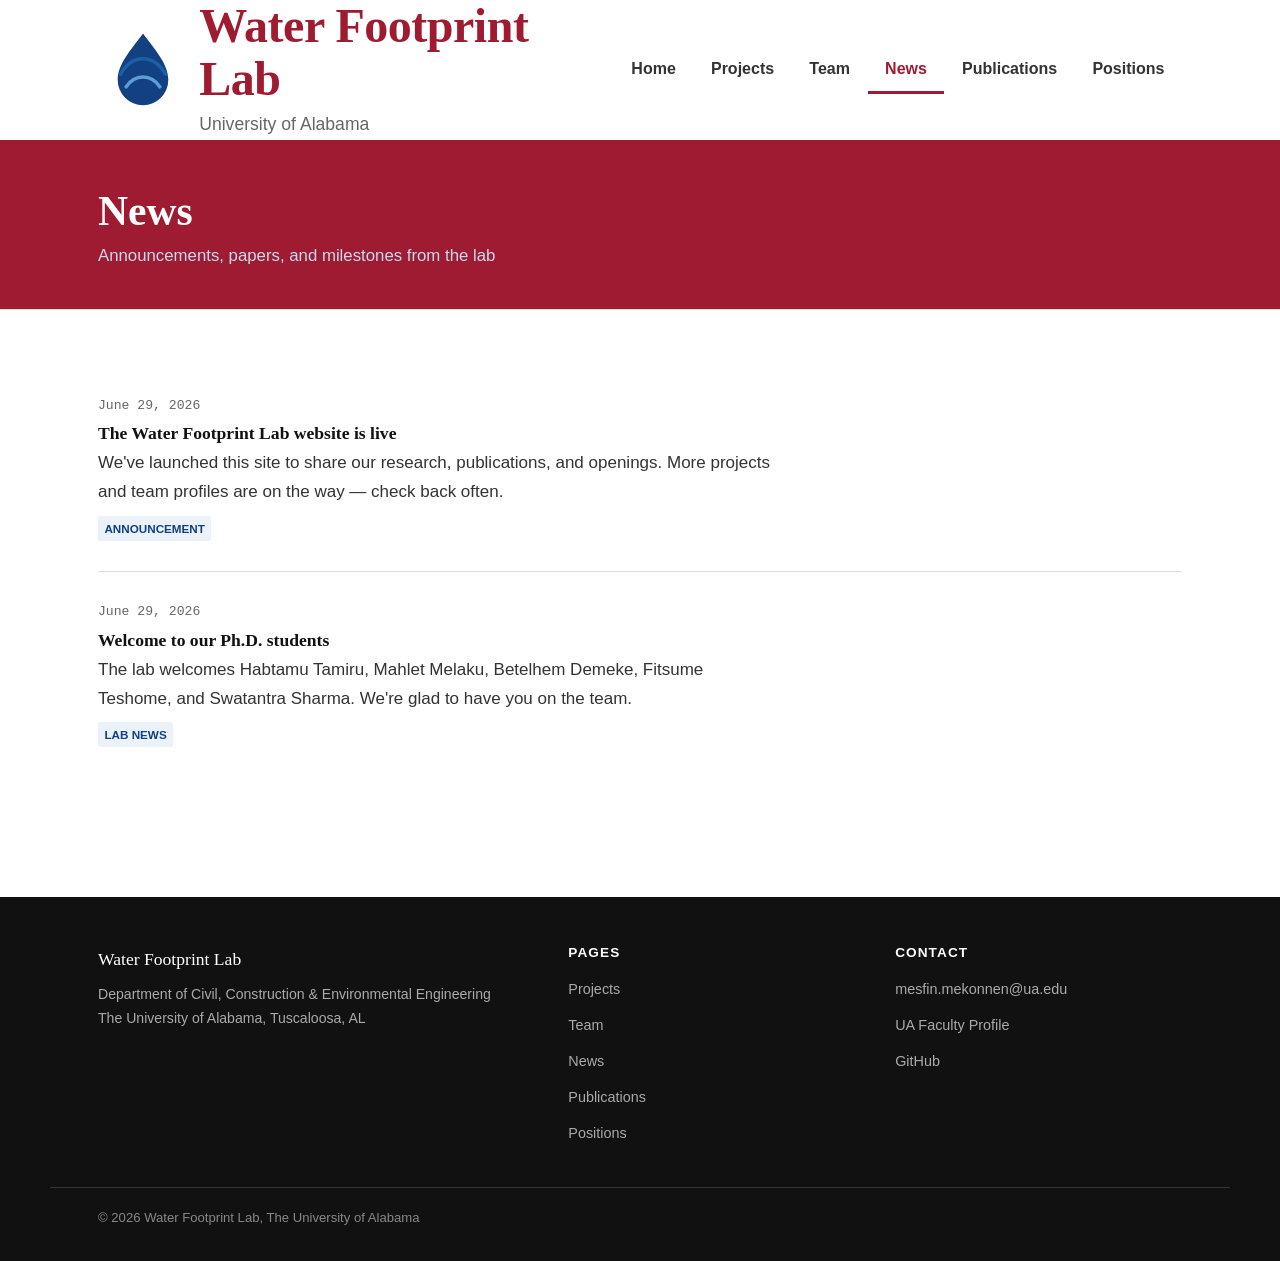
<file: news.html>
<!doctype html>
<html lang="en">
<head>
<meta charset="UTF-8">
<meta name="viewport" content="width=device-width, initial-scale=1.0">
<title>News — Water Footprint Lab</title>
<link rel="icon" href="assets/img/favicon.svg" type="image/svg+xml">
<link rel="stylesheet" href="css/style.css">
</head>
<body>

<header class="site-header">
  <div class="nav">
    <a class="brand" href="index.html">
      <svg class="brand-mark" viewBox="0 0 64 64" xmlns="http://www.w3.org/2000/svg">
        <path d="M32 6c9 12 18 22 18 33a18 18 0 1 1-36 0c0-11 9-21 18-33Z" fill="#124080"/>
        <path d="M16 35c4-7 9-11 16-11s12 4 16 11" fill="none" stroke="#1A5FA8" stroke-width="2.5" stroke-linecap="round"/>
        <path d="M20 44c3-4.5 7-7 12-7s9 2.5 12 7" fill="none" stroke="#5B9FD4" stroke-width="2.5" stroke-linecap="round"/>
      </svg>
      <span>
        <span class="brand-name">Water Footprint Lab</span>
        <span class="brand-sub">University of Alabama</span>
      </span>
    </a>
    <button class="nav-toggle" aria-label="Toggle navigation">
      <svg viewBox="0 0 24 24" fill="none" stroke="currentColor" stroke-width="2"><path d="M4 7h16M4 12h16M4 17h16"/></svg>
    </button>
    <ul class="nav-links">
      <li><a href="index.html">Home</a></li>
      <li><a href="projects.html">Projects</a></li>
      <li><a href="team.html">Team</a></li>
      <li><a href="news.html">News</a></li>
      <li><a href="publications.html">Publications</a></li>
      <li><a href="positions.html">Positions</a></li>
    </ul>
  </div>
</header>

<main>
  <section class="page-hero">
    <div class="wrap">
      <h1>News</h1>
      <p>Announcements, papers, and milestones from the lab</p>
    </div>
  </section>

  <section class="section">
    <div class="wrap">
      <div class="news-list" id="news-list">
        <p class="state-msg">Loading news…</p>
      </div>
    </div>
  </section>
</main>

<footer class="site-footer">
  <div class="footer-inner">
    <div>
      <span class="footer-name">Water Footprint Lab</span>
      <p>Department of Civil, Construction & Environmental Engineering<br>The University of Alabama, Tuscaloosa, AL</p>
    </div>
    <div>
      <h4>Pages</h4>
      <ul class="footer-links">
        <li><a href="projects.html">Projects</a></li>
        <li><a href="team.html">Team</a></li>
        <li><a href="news.html">News</a></li>
        <li><a href="publications.html">Publications</a></li>
        <li><a href="positions.html">Positions</a></li>
      </ul>
    </div>
    <div>
      <h4>Contact</h4>
      <ul class="footer-links">
        <li><a href="mailto:mesfin.mekonnen@ua.edu">mesfin.mekonnen@ua.edu</a></li>
        <li><a href="https://eng.ua.edu/eng-directory/dr-mesfin-mekonnen/" target="_blank" rel="noopener">UA Faculty Profile</a></li>
        <li><a href="https://github.com/WaterFootPrint-lab" target="_blank" rel="noopener">GitHub</a></li>
      </ul>
    </div>
  </div>
  <div class="footer-bottom">© <span id="yr"></span> Water Footprint Lab, The University of Alabama</div>
</footer>

<script src="js/main.js"></script>
<script>
  document.getElementById('yr').textContent = new Date().getFullYear();
  renderNews('#news-list');
</script>
</body>
</html>
</file>
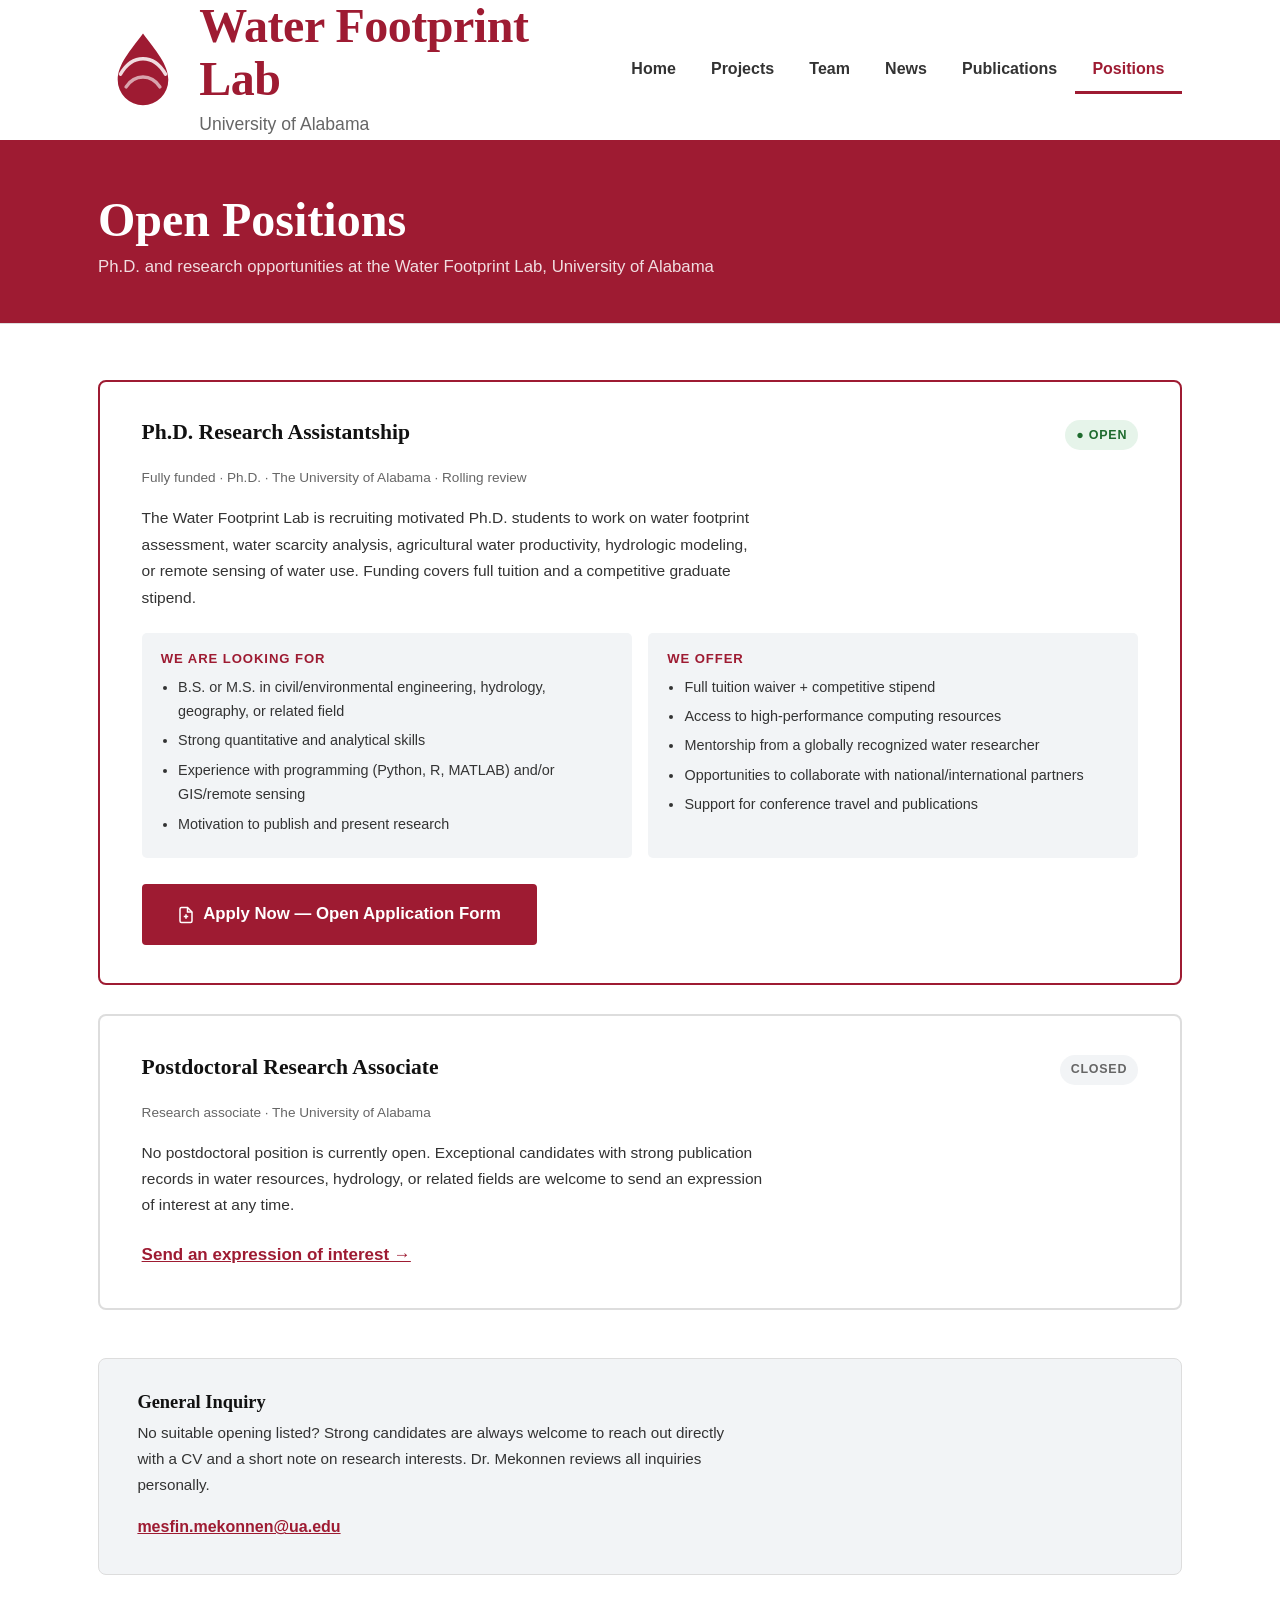
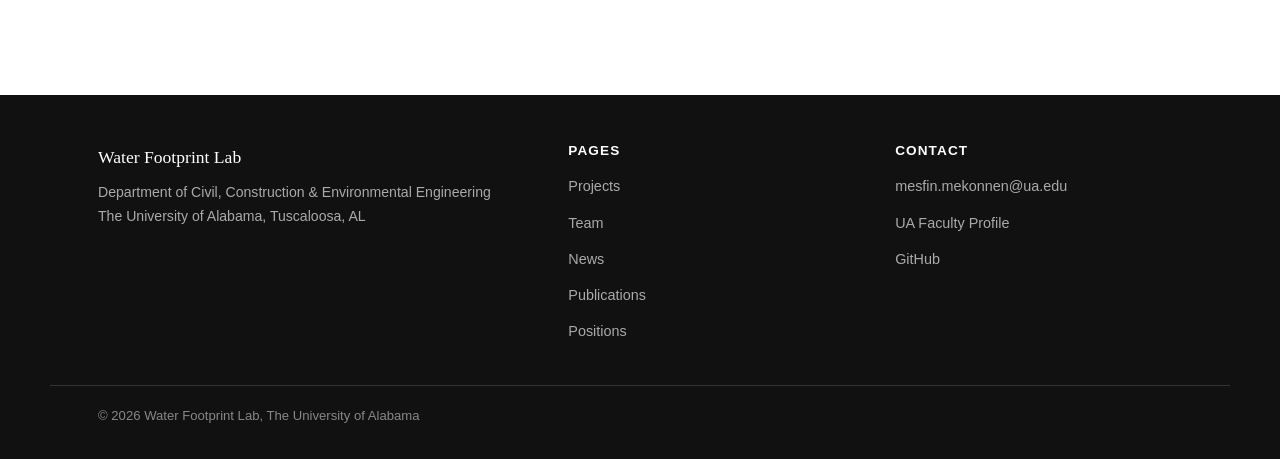
<file: positions.html>
<!doctype html>
<html lang="en">
<head>
<meta charset="UTF-8">
<meta name="viewport" content="width=device-width, initial-scale=1.0">
<title>Positions — Water Footprint Lab</title>
<link rel="icon" href="assets/img/favicon.svg" type="image/svg+xml">
<link rel="stylesheet" href="css/style.css">
<style>
  /* ── Positions page specific ── */
  .pos-hero { background: var(--crimson); padding: 3rem 0 2.6rem; }
  .pos-hero h1 { color: #fff; margin-bottom: 0.3rem; }
  .pos-hero p  { color: rgba(255,255,255,0.85); margin: 0; font-size: 1.05rem; }

  .pos-card {
    border: 2px solid var(--crimson);
    border-radius: 8px;
    padding: 2.4rem 2.6rem;
    background: #fff;
    margin-bottom: 1.8rem;
  }
  .pos-card-head {
    display: flex;
    justify-content: space-between;
    align-items: flex-start;
    gap: 1.5rem;
    flex-wrap: wrap;
    margin-bottom: 1rem;
  }
  .pos-card h3 { font-size: 1.35rem; color: var(--black); margin: 0; }
  .pos-badge-open {
    background: #E6F4EA;
    color: #1E6B2E;
    font-size: 0.78rem;
    font-weight: bold;
    text-transform: uppercase;
    letter-spacing: 0.06em;
    padding: 0.35em 0.9em;
    border-radius: 20px;
    white-space: nowrap;
    flex-shrink: 0;
  }
  .pos-badge-closed {
    background: var(--gray-light);
    color: var(--gray-mid);
    font-size: 0.78rem;
    font-weight: bold;
    text-transform: uppercase;
    letter-spacing: 0.06em;
    padding: 0.35em 0.9em;
    border-radius: 20px;
    white-space: nowrap;
    flex-shrink: 0;
  }
  .pos-meta {
    font-size: 0.85rem;
    color: var(--gray-mid);
    margin-bottom: 1rem;
  }
  .pos-card p { color: var(--gray-dark); margin-bottom: 1.4rem; font-size: 0.97rem; }

  .pos-what {
    display: grid;
    grid-template-columns: 1fr 1fr;
    gap: 1rem;
    margin-bottom: 1.6rem;
  }
  @media (max-width: 600px) { .pos-what { grid-template-columns: 1fr; } }
  .pos-what-box {
    background: var(--gray-light);
    border-radius: 5px;
    padding: 1.1rem 1.2rem;
  }
  .pos-what-box h4 {
    font-size: 0.82rem;
    text-transform: uppercase;
    letter-spacing: 0.07em;
    color: var(--crimson);
    margin-bottom: 0.5rem;
    font-family: var(--font-body);
  }
  .pos-what-box ul {
    padding-left: 1.2em;
    font-size: 0.9rem;
    color: var(--gray-dark);
  }
  .pos-what-box ul li { margin-bottom: 0.3rem; }

  .apply-btn {
    display: inline-flex;
    align-items: center;
    gap: 0.5rem;
    background: var(--crimson);
    color: #fff;
    font-size: 1.05rem;
    font-weight: bold;
    padding: 0.85em 2em;
    border-radius: 4px;
    text-decoration: none;
    border: 2px solid var(--crimson);
    transition: background 0.15s, transform 0.15s;
  }
  .apply-btn:hover { background: var(--crimson-dark); border-color: var(--crimson-dark); transform: translateY(-2px); color: #fff; }
  .apply-btn svg { width: 18px; height: 18px; }

  .contact-simple {
    margin-top: 3rem;
    padding: 2rem 2.4rem;
    border: 1px solid var(--border);
    border-radius: 8px;
    background: var(--gray-light);
  }
  .contact-simple h3 { font-size: 1.15rem; margin-bottom: 0.4rem; }
  .contact-simple p  { color: var(--gray-dark); margin-bottom: 1rem; font-size: 0.95rem; }
  .contact-simple a.email-link {
    font-weight: bold;
    color: var(--crimson);
    font-size: 1rem;
  }
</style>
</head>
<body>

<header class="site-header">
  <div class="nav">
    <a class="brand" href="index.html">
      <svg class="brand-mark" viewBox="0 0 64 64" xmlns="http://www.w3.org/2000/svg">
        <path d="M32 6c9 12 18 22 18 33a18 18 0 1 1-36 0c0-11 9-21 18-33Z" fill="#9E1B32"/>
        <path d="M16 35c4-7 9-11 16-11s12 4 16 11" fill="none" stroke="#FFFFFF" stroke-width="2.5" stroke-linecap="round" opacity="0.85"/>
        <path d="M20 44c3-4.5 7-7 12-7s9 2.5 12 7" fill="none" stroke="#FFFFFF" stroke-width="2.5" stroke-linecap="round" opacity="0.6"/>
      </svg>
      <span>
        <span class="brand-name">Water Footprint Lab</span>
        <span class="brand-sub">University of Alabama</span>
      </span>
    </a>
    <button class="nav-toggle" aria-label="Toggle navigation">
      <svg viewBox="0 0 24 24" fill="none" stroke="currentColor" stroke-width="2"><path d="M4 7h16M4 12h16M4 17h16"/></svg>
    </button>
    <ul class="nav-links">
      <li><a href="index.html">Home</a></li>
      <li><a href="projects.html">Projects</a></li>
      <li><a href="team.html">Team</a></li>
      <li><a href="news.html">News</a></li>
      <li><a href="publications.html">Publications</a></li>
      <li><a href="positions.html">Positions</a></li>
    </ul>
  </div>
</header>

<main>

  <section class="pos-hero">
    <div class="wrap">
      <h1>Open Positions</h1>
      <p>Ph.D. and research opportunities at the Water Footprint Lab, University of Alabama</p>
    </div>
  </section>

  <section class="section">
    <div class="wrap">

      <!-- ── OPEN POSITION ── -->
      <div class="pos-card">
        <div class="pos-card-head">
          <h3>Ph.D. Research Assistantship</h3>
          <span class="pos-badge-open">● Open</span>
        </div>
        <div class="pos-meta">Fully funded · Ph.D. · The University of Alabama · Rolling review</div>

        <p>The Water Footprint Lab is recruiting motivated Ph.D. students to work on water footprint assessment, water scarcity analysis, agricultural water productivity, hydrologic modeling, or remote sensing of water use. Funding covers full tuition and a competitive graduate stipend.</p>

        <div class="pos-what">
          <div class="pos-what-box">
            <h4>We are looking for</h4>
            <ul>
              <li>B.S. or M.S. in civil/environmental engineering, hydrology, geography, or related field</li>
              <li>Strong quantitative and analytical skills</li>
              <li>Experience with programming (Python, R, MATLAB) and/or GIS/remote sensing</li>
              <li>Motivation to publish and present research</li>
            </ul>
          </div>
          <div class="pos-what-box">
            <h4>We offer</h4>
            <ul>
              <li>Full tuition waiver + competitive stipend</li>
              <li>Access to high-performance computing resources</li>
              <li>Mentorship from a globally recognized water researcher</li>
              <li>Opportunities to collaborate with national/international partners</li>
              <li>Support for conference travel and publications</li>
            </ul>
          </div>
        </div>

        <a class="apply-btn" href="https://docs.google.com/forms/d/e/1FAIpQLSdfmIzboSr0Ai9QRWBizG9ffOtq3K_Sbwm7Pm_Q-ihvr3qSWA/viewform?usp=sharing&ouid=106795202336060270836" target="_blank" rel="noopener">
          <svg viewBox="0 0 24 24" fill="none" stroke="currentColor" stroke-width="2"><path d="M14 2H6a2 2 0 0 0-2 2v16a2 2 0 0 0 2 2h12a2 2 0 0 0 2-2V8l-6-6z"/><path d="M14 2v6h6M12 11v6M9 14h6"/></svg>
          Apply Now — Open Application Form
        </a>
      </div>

      <!-- ── POSTDOC ── -->
      <div class="pos-card" style="border-color: var(--border);">
        <div class="pos-card-head">
          <h3>Postdoctoral Research Associate</h3>
          <span class="pos-badge-closed">Closed</span>
        </div>
        <div class="pos-meta">Research associate · The University of Alabama</div>
        <p>No postdoctoral position is currently open. Exceptional candidates with strong publication records in water resources, hydrology, or related fields are welcome to send an expression of interest at any time.</p>
        <a href="mailto:mesfin.mekonnen@ua.edu?subject=Postdoc%20Expression%20of%20Interest%20-%20Water%20Footprint%20Lab" class="email-link" style="font-weight:bold; color:var(--crimson);">Send an expression of interest →</a>
      </div>

      <!-- ── GENERAL CONTACT ── -->
      <div class="contact-simple">
        <h3>General Inquiry</h3>
        <p>No suitable opening listed? Strong candidates are always welcome to reach out directly with a CV and a short note on research interests. Dr. Mekonnen reviews all inquiries personally.</p>
        <a class="email-link" href="mailto:mesfin.mekonnen@ua.edu?subject=Research%20Inquiry%20-%20Water%20Footprint%20Lab">
          mesfin.mekonnen@ua.edu
        </a>
      </div>

    </div>
  </section>

</main>

<footer class="site-footer">
  <div class="footer-inner">
    <div>
      <span class="footer-name">Water Footprint Lab</span>
      <p>Department of Civil, Construction & Environmental Engineering<br>The University of Alabama, Tuscaloosa, AL</p>
    </div>
    <div>
      <h4>Pages</h4>
      <ul class="footer-links">
        <li><a href="projects.html">Projects</a></li>
        <li><a href="team.html">Team</a></li>
        <li><a href="news.html">News</a></li>
        <li><a href="publications.html">Publications</a></li>
        <li><a href="positions.html">Positions</a></li>
      </ul>
    </div>
    <div>
      <h4>Contact</h4>
      <ul class="footer-links">
        <li><a href="mailto:mesfin.mekonnen@ua.edu">mesfin.mekonnen@ua.edu</a></li>
        <li><a href="https://eng.ua.edu/eng-directory/dr-mesfin-mekonnen/" target="_blank" rel="noopener">UA Faculty Profile</a></li>
        <li><a href="https://github.com/WaterFootPrint-lab" target="_blank" rel="noopener">GitHub</a></li>
      </ul>
    </div>
  </div>
  <div class="footer-bottom">© <span id="yr"></span> Water Footprint Lab, The University of Alabama</div>
</footer>

<script src="js/main.js"></script>
<script>document.getElementById('yr').textContent = new Date().getFullYear();</script>
</body>
</html>
</file>
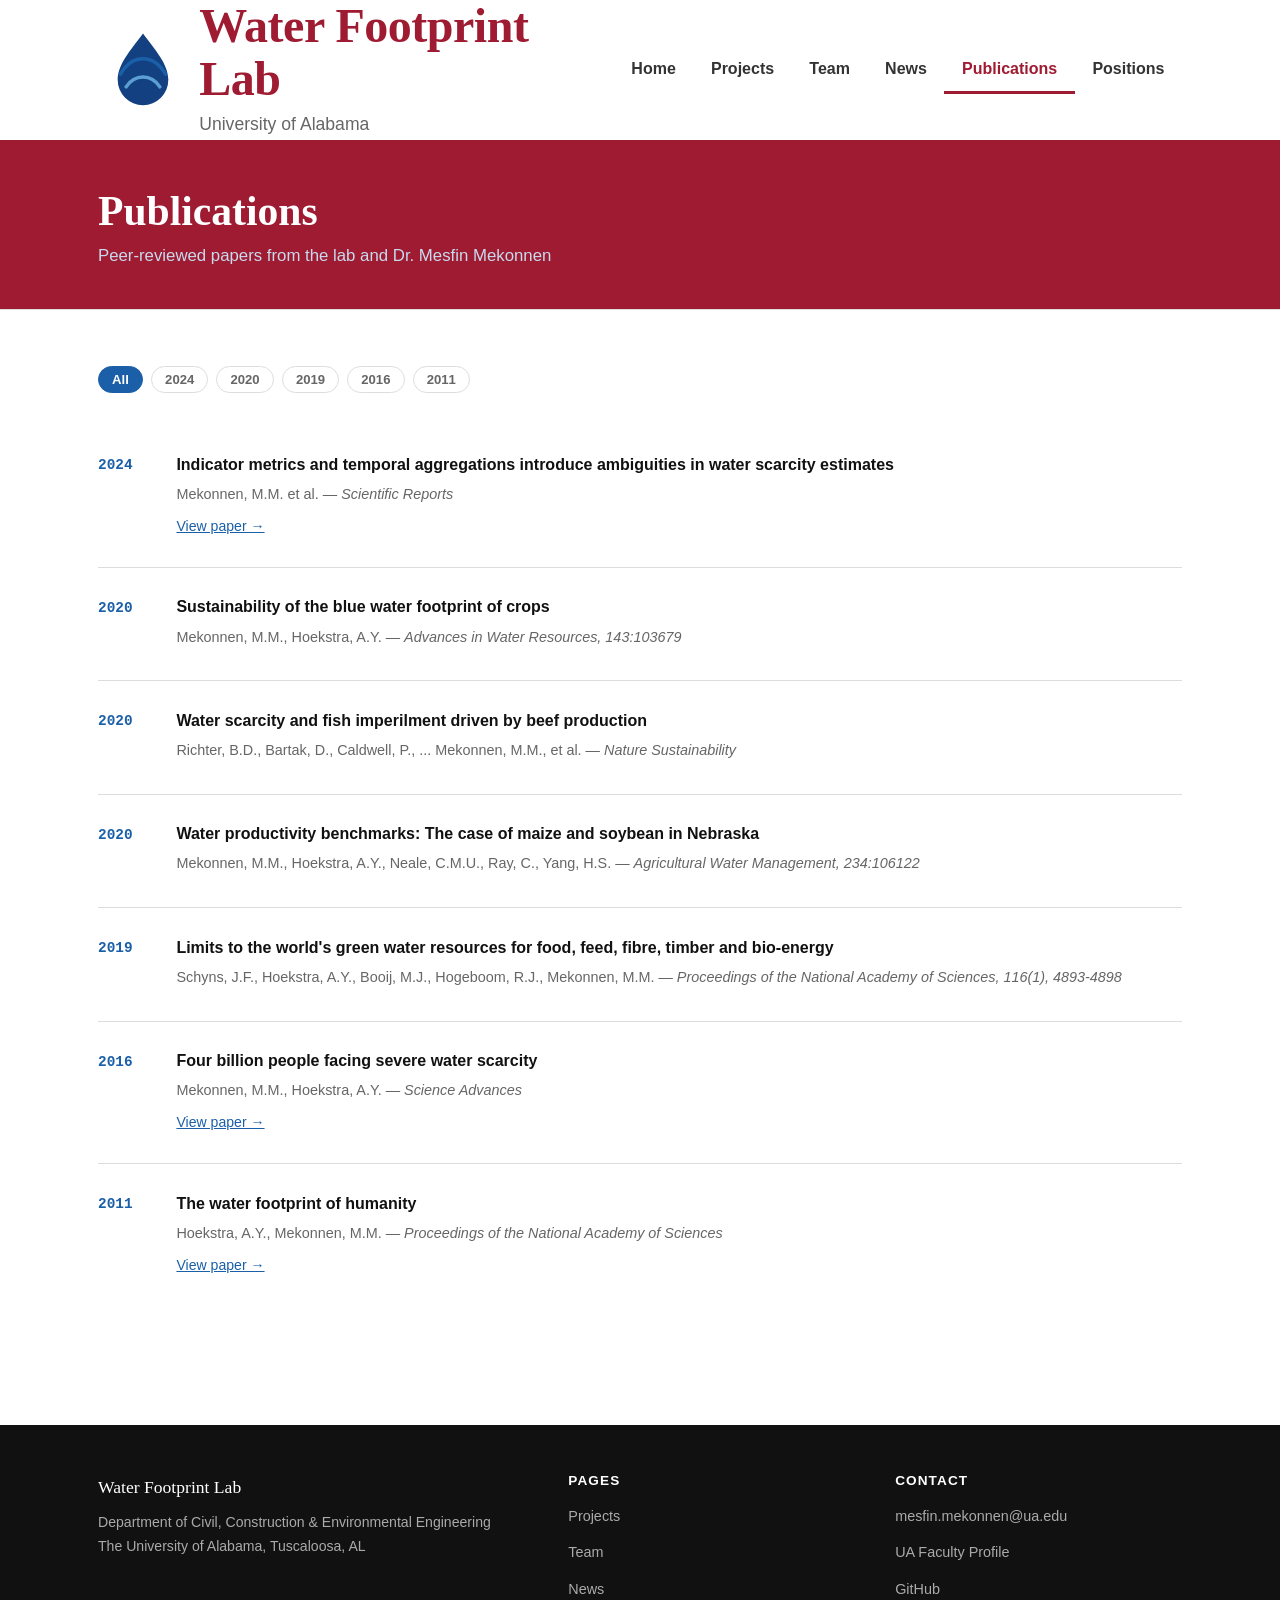
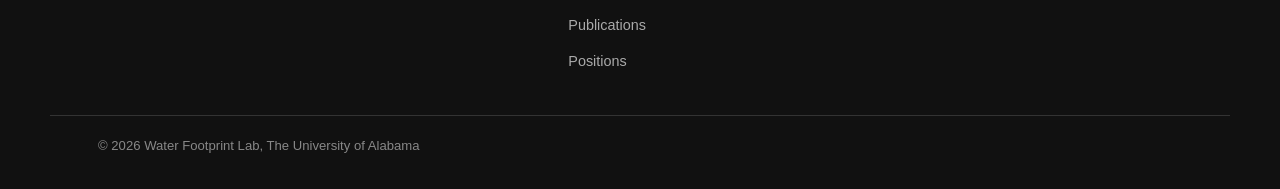
<file: publications.html>
<!doctype html>
<html lang="en">
<head>
<meta charset="UTF-8">
<meta name="viewport" content="width=device-width, initial-scale=1.0">
<title>Publications — Water Footprint Lab</title>
<link rel="icon" href="assets/img/favicon.svg" type="image/svg+xml">
<link rel="stylesheet" href="css/style.css">
</head>
<body>

<header class="site-header">
  <div class="nav">
    <a class="brand" href="index.html">
      <svg class="brand-mark" viewBox="0 0 64 64" xmlns="http://www.w3.org/2000/svg">
        <path d="M32 6c9 12 18 22 18 33a18 18 0 1 1-36 0c0-11 9-21 18-33Z" fill="#124080"/>
        <path d="M16 35c4-7 9-11 16-11s12 4 16 11" fill="none" stroke="#1A5FA8" stroke-width="2.5" stroke-linecap="round"/>
        <path d="M20 44c3-4.5 7-7 12-7s9 2.5 12 7" fill="none" stroke="#5B9FD4" stroke-width="2.5" stroke-linecap="round"/>
      </svg>
      <span>
        <span class="brand-name">Water Footprint Lab</span>
        <span class="brand-sub">University of Alabama</span>
      </span>
    </a>
    <button class="nav-toggle" aria-label="Toggle navigation">
      <svg viewBox="0 0 24 24" fill="none" stroke="currentColor" stroke-width="2"><path d="M4 7h16M4 12h16M4 17h16"/></svg>
    </button>
    <ul class="nav-links">
      <li><a href="index.html">Home</a></li>
      <li><a href="projects.html">Projects</a></li>
      <li><a href="team.html">Team</a></li>
      <li><a href="news.html">News</a></li>
      <li><a href="publications.html">Publications</a></li>
      <li><a href="positions.html">Positions</a></li>
    </ul>
  </div>
</header>

<main>
  <section class="page-hero">
    <div class="wrap">
      <h1>Publications</h1>
      <p>Peer-reviewed papers from the lab and Dr. Mesfin Mekonnen</p>
    </div>
  </section>

  <section class="section">
    <div class="wrap">
      <div class="filter-row" id="pub-filters"></div>
      <div class="pub-list" id="pub-list">
        <p class="state-msg">Loading publications…</p>
      </div>
    </div>
  </section>
</main>

<footer class="site-footer">
  <div class="footer-inner">
    <div>
      <span class="footer-name">Water Footprint Lab</span>
      <p>Department of Civil, Construction & Environmental Engineering<br>The University of Alabama, Tuscaloosa, AL</p>
    </div>
    <div>
      <h4>Pages</h4>
      <ul class="footer-links">
        <li><a href="projects.html">Projects</a></li>
        <li><a href="team.html">Team</a></li>
        <li><a href="news.html">News</a></li>
        <li><a href="publications.html">Publications</a></li>
        <li><a href="positions.html">Positions</a></li>
      </ul>
    </div>
    <div>
      <h4>Contact</h4>
      <ul class="footer-links">
        <li><a href="mailto:mesfin.mekonnen@ua.edu">mesfin.mekonnen@ua.edu</a></li>
        <li><a href="https://eng.ua.edu/eng-directory/dr-mesfin-mekonnen/" target="_blank" rel="noopener">UA Faculty Profile</a></li>
        <li><a href="https://github.com/WaterFootPrint-lab" target="_blank" rel="noopener">GitHub</a></li>
      </ul>
    </div>
  </div>
  <div class="footer-bottom">© <span id="yr"></span> Water Footprint Lab, The University of Alabama</div>
</footer>

<script src="js/main.js"></script>
<script>
  document.getElementById('yr').textContent = new Date().getFullYear();
  renderPublications('#pub-list', '#pub-filters');
</script>
</body>
</html>
</file>
<file: css/style.css>
/* =========================================================================
   Water Footprint Lab — Clean Academic Theme
   White background, black/blue text, single-column layout
   ========================================================================= */

:root {
  --crimson:       #9E1B32;   /* University of Alabama crimson */
  --crimson-dark:  #7A1526;
  --crimson-light: #FBEAEC;
  --blue:       #1A5FA8;
  --blue-dark:  #124080;
  --blue-light: #EBF2FA;
  --black:      #111111;
  --gray-dark:  #333333;
  --gray-mid:   #666666;
  --gray-light: #F2F4F6;
  --border:     #DDDDDD;
  --white:      #FFFFFF;

  --font-head: "Georgia", "Times New Roman", serif;
  --font-body: "Arial", "Helvetica Neue", Helvetica, sans-serif;
  --font-mono: "Courier New", Courier, monospace;

  --maxw: 1180px;
  --maxw-narrow: 860px;
  --pad:  clamp(1.25rem, 4vw, 3rem);
}

/* =========================================================================
   Reset & Base
   ========================================================================= */
*, *::before, *::after { box-sizing: border-box; margin: 0; padding: 0; }
html { scroll-behavior: smooth; }
body {
  background: var(--white);
  color: var(--black);
  font-family: var(--font-body);
  font-size: 17px;
  line-height: 1.7;
  -webkit-font-smoothing: antialiased;
}
img { max-width: 100%; display: block; }
ul, ol { padding-left: 1.4em; }
a { color: var(--blue); }
a:hover { color: var(--blue-dark); }

h1, h2, h3, h4 {
  font-family: var(--font-head);
  color: var(--black);
  line-height: 1.2;
  font-weight: bold;
}
h1 { font-size: clamp(2rem, 4.5vw, 3rem); margin-bottom: 0.6em; }
h2 { font-size: clamp(1.5rem, 3vw, 2rem); margin-bottom: 0.5em; }
h3 { font-size: 1.2rem; margin-bottom: 0.4em; }
p  { margin-bottom: 1em; max-width: 72ch; color: var(--gray-dark); }

/* =========================================================================
   Layout
   ========================================================================= */
.wrap {
  max-width: var(--maxw);
  margin: 0 auto;
  padding-left: var(--pad);
  padding-right: var(--pad);
}
.wrap--narrow {
  max-width: var(--maxw-narrow);
}

.section {
  padding: 3.5rem 0;
  border-top: 1px solid var(--border);
}
.section:first-of-type { border-top: none; }

.section--shaded { background: var(--gray-light); }

/* =========================================================================
   Navigation
   ========================================================================= */
.site-header {
  background: var(--white);
  border-bottom: 3px solid var(--crimson);
  position: sticky;
  top: 0;
  z-index: 100;
}

.nav {
  max-width: var(--maxw);
  margin: 0 auto;
  padding: 0 var(--pad);
  display: flex;
  align-items: center;
  justify-content: space-between;
  min-height: 110px;
}

.brand {
  display: flex;
  align-items: center;
  gap: 0.7rem;
  text-decoration: none;
}
.brand-mark { width: 90px; height: 90px; flex-shrink: 0; }
.brand-name {
  font-family: var(--font-head);
  font-size: 3rem;
  font-weight: bold;
  color: var(--crimson);
  letter-spacing: -0.01em;
  line-height: 1.1;
}
.brand-sub {
  font-family: var(--font-body);
  font-size: 1.1rem;
  color: var(--gray-mid);
  display: block;
  margin-top: 4px;
}

.nav-links {
  display: flex;
  gap: 0;
  list-style: none;
  padding: 0;
}
.nav-links a {
  display: block;
  padding: 0.55rem 1.1rem;
  font-family: var(--font-body);
  font-size: 1rem;
  font-weight: bold;
  color: var(--gray-dark);
  text-decoration: none;
  border-bottom: 3px solid transparent;
  transition: color 0.15s, border-color 0.15s;
}
.nav-links a:hover,
.nav-links a.active {
  color: var(--crimson);
  border-bottom-color: var(--crimson);
}

.nav-toggle {
  display: none;
  background: none;
  border: none;
  cursor: pointer;
  padding: 0.4rem;
}
.nav-toggle svg { width: 26px; height: 26px; }

@media (max-width: 760px) {
  .nav-toggle { display: block; }
  .nav-links {
    display: none;
    position: absolute;
    top: 100%;
    left: 0; right: 0;
    background: var(--white);
    border-bottom: 3px solid var(--crimson);
    flex-direction: column;
    padding: 0.5rem 0 1rem;
  }
  .nav-links.open { display: flex; }
  .nav-links a { border-bottom: 1px solid var(--border); border-left: none; padding: 0.75rem var(--pad); }
  .nav-links a:last-child { border-bottom: none; }
}

/* =========================================================================
   Hero — animated impact stats
   ========================================================================= */
.hero {
  background: var(--crimson);
  padding: 0;
  overflow: hidden;
  position: relative;
}
.hero-slides {
  display: flex;
  width: 300%;
  animation: heroSlide 12s infinite;
}
@keyframes heroSlide {
  0%,28%   { transform: translateX(0); }
  33%,61%  { transform: translateX(-33.333%); }
  66%,94%  { transform: translateX(-66.666%); }
  100%     { transform: translateX(0); }
}
.hero-slide {
  width: 33.333%;
  padding: clamp(3rem,7vw,5.5rem) 0 clamp(2.5rem,6vw,5rem);
  text-align: center;
  display: flex;
  align-items: center;
  justify-content: center;
  flex-direction: column;
}
.hero-stat {
  font-family: var(--font-head);
  font-size: clamp(4.5rem, 12vw, 9rem);
  font-weight: bold;
  color: #ffffff;
  line-height: 1;
  margin-bottom: 0.2em;
  letter-spacing: -0.03em;
}
.hero-stat-label {
  font-size: clamp(1rem, 2.5vw, 1.5rem);
  color: rgba(255,255,255,0.88);
  max-width: 600px;
  margin: 0 auto 0.6rem;
  line-height: 1.4;
  font-family: var(--font-body);
}
.hero-stat-source {
  font-size: 0.8rem;
  color: rgba(255,255,255,0.55);
  font-style: italic;
  margin-top: 0.2rem;
}
/* Dot indicators -->
.hero-dots {
  position: absolute;
  bottom: 1rem;
  left: 50%;
  transform: translateX(-50%);
  display: flex;
  gap: 0.5rem;
}
.hero-dot {
  width: 8px; height: 8px;
  border-radius: 50%;
  background: rgba(255,255,255,0.4);
}
.hero-dot:nth-child(1) { animation: dotActive 12s infinite 0s; }
.hero-dot:nth-child(2) { animation: dotActive 12s infinite 4s; }
.hero-dot:nth-child(3) { animation: dotActive 12s infinite 8s; }
@keyframes dotActive {
  0%,28%  { background: rgba(255,255,255,0.95); }
  33%,100%{ background: rgba(255,255,255,0.35); }
}
@media (prefers-reduced-motion: reduce) {
  .hero-slides { animation: none; }
  .hero-slide:not(:first-child) { display: none; }
  .hero-dots { display: none; }
}

/* =========================================================================
   Buttons
   ========================================================================= */
.btn {
  display: inline-block;
  padding: 0.7em 1.6em;
  font-family: var(--font-body);
  font-size: 0.95rem;
  font-weight: bold;
  border-radius: 3px;
  text-decoration: none;
  cursor: pointer;
  border: 2px solid var(--white);
  background: var(--white);
  color: var(--crimson);
  transition: background 0.15s, color 0.15s;
}
.btn:hover { background: var(--crimson-light); color: var(--crimson-dark); }

.btn-outline {
  background: transparent;
  color: var(--white);
  border: 2px solid var(--white);
}
.btn-outline:hover { background: var(--white); color: var(--blue-dark); }

.btn-blue {
  background: var(--crimson);
  color: var(--white);
  border: 2px solid var(--crimson);
}
.btn-blue:hover { background: var(--crimson-dark); border-color: var(--crimson-dark); }

/* =========================================================================
   Page header (inner pages)
   ========================================================================= */
.page-hero {
  background: var(--crimson);
  color: var(--white);
  padding: 2.8rem 0 2.4rem;
}
.page-hero h1 { color: var(--white); font-size: clamp(1.8rem, 4vw, 2.6rem); margin-bottom: 0.3rem; }
.page-hero p  { color: #C8DAEE; margin: 0; font-size: 1.05rem; }

/* =========================================================================
   Section label
   ========================================================================= */
.section-label {
  font-family: var(--font-body);
  font-size: 0.78rem;
  font-weight: bold;
  text-transform: uppercase;
  letter-spacing: 0.12em;
  color: var(--blue);
  margin-bottom: 0.6rem;
  display: block;
}

/* =========================================================================
   PI / Team
   ========================================================================= */
.pi-block {
  display: grid;
  grid-template-columns: 320px 1fr;
  gap: 3rem;
  align-items: start;
}
@media (max-width: 700px) {
  .pi-block { grid-template-columns: 1fr; }
  .pi-photo { max-width: 280px; margin: 0 auto; }
}
.pi-photo {
  width: 100%;
  aspect-ratio: 1;
  border-radius: 6px;
  overflow: hidden;
  border: 1px solid var(--border);
  background: var(--gray-light);
}
.pi-photo img { width: 100%; height: 100%; object-fit: cover; }

.pi-creds {
  list-style: none;
  padding: 0;
  margin-top: 1rem;
  padding-top: 1rem;
  border-top: 1px solid var(--border);
  font-size: 0.88rem;
  color: var(--gray-mid);
}
.pi-creds li { margin-bottom: 0.35rem; }

.pi-links { display: flex; gap: 0.8rem; flex-wrap: wrap; margin-top: 1rem; }
.pi-links a {
  font-size: 0.9rem;
  font-weight: bold;
  color: var(--blue);
  text-decoration: none;
  border: 1px solid var(--blue);
  padding: 0.3em 0.8em;
  border-radius: 3px;
}
.pi-links a:hover { background: var(--blue); color: var(--white); }

/* Student grid — circular photo style */
.team-grid {
  display: grid;
  grid-template-columns: repeat(3, 1fr);
  gap: 2.4rem 1.5rem;
  text-align: center;
}
@media (max-width: 760px) { .team-grid { grid-template-columns: repeat(2, 1fr); } }
@media (max-width: 480px) { .team-grid { grid-template-columns: 1fr; } }

.team-card {
  display: flex;
  flex-direction: column;
  align-items: center;
  cursor: pointer;
}
.team-card-photo {
  width: 190px;
  height: 190px;
  border-radius: 50%;
  overflow: hidden;
  background: var(--gray-light);
  border: 1px solid var(--border);
  margin-bottom: 0.9rem;
}
.team-card-photo img { width: 100%; height: 100%; object-fit: cover; }
.team-card-name {
  font-size: 1.05rem;
  font-weight: bold;
  color: var(--crimson);
  margin-bottom: 0.15rem;
}
.team-card:hover .team-card-name { text-decoration: underline; }
.team-card-role { font-size: 0.88rem; color: var(--gray-mid); margin-bottom: 0.6rem; }
.team-card-icons { display: flex; gap: 0.7rem; justify-content: center; }
.team-card-icons a, .team-card-icons span {
  display: inline-flex;
  align-items: center;
  justify-content: center;
  width: 28px; height: 28px;
  border-radius: 50%;
  background: var(--crimson);
  color: var(--white);
}
.team-card-icons a svg, .team-card-icons span svg { width: 14px; height: 14px; }
.team-card-icons a:hover { background: var(--crimson-dark); }

/* Modal (research focus detail) */
.modal-overlay {
  display: none;
  position: fixed;
  inset: 0;
  background: rgba(17,17,17,0.6);
  z-index: 1000;
  align-items: center;
  justify-content: center;
  padding: 1.5rem;
}
.modal-overlay.open { display: flex; }
.modal-box {
  background: var(--white);
  border-radius: 6px;
  max-width: 520px;
  width: 100%;
  max-height: 86vh;
  overflow-y: auto;
  padding: 2rem;
  position: relative;
}
.modal-close {
  position: absolute;
  top: 0.9rem;
  right: 1rem;
  background: none;
  border: none;
  font-size: 1.6rem;
  line-height: 1;
  color: var(--gray-mid);
  cursor: pointer;
}
.modal-close:hover { color: var(--crimson); }
.modal-photo {
  width: 150px; height: 150px;
  border-radius: 50%;
  overflow: hidden;
  margin: 0 auto 1.2rem;
  border: 1px solid var(--border);
}
.modal-photo img { width: 100%; height: 100%; object-fit: cover; }
.modal-box h3 { text-align: center; font-size: 1.3rem; margin-bottom: 0.2rem; }
.modal-role { text-align: center; color: var(--crimson); font-weight: bold; font-size: 0.95rem; margin-bottom: 1.2rem; }
.modal-box p { max-width: none; text-align: left; }
.modal-links { display: flex; gap: 0.8rem; justify-content: center; margin-top: 1.2rem; }
.modal-links a {
  font-size: 0.88rem; font-weight: bold; color: var(--crimson);
  border: 1px solid var(--crimson); padding: 0.35em 0.9em; border-radius: 3px; text-decoration: none;
}
.modal-links a:hover { background: var(--crimson); color: var(--white); }

/* =========================================================================
   Projects
   ========================================================================= */
.project-list { display: flex; flex-direction: column; gap: 0; }
.project-item {
  padding: 1.8rem 0;
  border-bottom: 1px solid var(--border);
}
.project-item:last-child { border-bottom: none; }
.project-item h3 { color: var(--blue-dark); font-size: 1.15rem; margin-bottom: 0.3rem; }
.project-item p  { color: var(--gray-dark); margin-bottom: 0.5rem; }
.project-tags { display: flex; gap: 0.5rem; flex-wrap: wrap; }
.tag {
  font-size: 0.75rem;
  font-weight: bold;
  text-transform: uppercase;
  letter-spacing: 0.04em;
  background: var(--blue-light);
  color: var(--blue-dark);
  padding: 0.25em 0.65em;
  border-radius: 2px;
}

/* =========================================================================
   News
   ========================================================================= */
.news-list { display: flex; flex-direction: column; gap: 0; }
.news-item {
  padding: 1.8rem 0;
  border-bottom: 1px solid var(--border);
}
.news-item:last-child { border-bottom: none; }
.news-date {
  font-size: 0.82rem;
  font-family: var(--font-mono);
  color: var(--gray-mid);
  margin-bottom: 0.4rem;
}
.news-item h3 { font-size: 1.1rem; color: var(--black); margin-bottom: 0.3rem; }
.news-item h3 a { color: var(--blue-dark); text-decoration: none; }
.news-item h3 a:hover { text-decoration: underline; }
.news-item p  { color: var(--gray-dark); margin-bottom: 0.4rem; }
.news-tag {
  display: inline-block;
  font-size: 0.73rem;
  font-weight: bold;
  text-transform: uppercase;
  background: var(--blue-light);
  color: var(--blue-dark);
  padding: 0.2em 0.55em;
  border-radius: 2px;
}

/* =========================================================================
   Publications
   ========================================================================= */
.pub-list { display: flex; flex-direction: column; gap: 0; }
.pub-item {
  display: grid;
  grid-template-columns: 56px 1fr;
  gap: 1.4rem;
  padding: 1.6rem 0;
  border-bottom: 1px solid var(--border);
}
.pub-item:last-child { border-bottom: none; }
.pub-year {
  font-family: var(--font-mono);
  font-size: 0.9rem;
  font-weight: bold;
  color: var(--blue);
  padding-top: 0.15rem;
}
.pub-title { font-weight: bold; color: var(--black); display: block; margin-bottom: 0.25rem; font-size: 1rem; }
.pub-meta  { font-size: 0.9rem; color: var(--gray-mid); margin-bottom: 0.35rem; }
.pub-meta em { font-style: italic; }
.pub-link  { font-size: 0.88rem; color: var(--blue); }
@media (max-width: 540px) {
  .pub-item { grid-template-columns: 1fr; gap: 0.3rem; }
}

/* Filter buttons */
.filter-row { display: flex; gap: 0.5rem; flex-wrap: wrap; margin-bottom: 2rem; }
.filter-btn {
  font-size: 0.82rem;
  font-weight: bold;
  padding: 0.4em 1em;
  border: 1px solid var(--border);
  background: var(--white);
  color: var(--gray-mid);
  border-radius: 20px;
  cursor: pointer;
  transition: all 0.15s;
}
.filter-btn:hover  { border-color: var(--blue); color: var(--blue); }
.filter-btn.active { background: var(--blue); border-color: var(--blue); color: var(--white); }

/* =========================================================================
   Positions
   ========================================================================= */
.position-item {
  padding: 1.8rem;
  border: 1px solid var(--border);
  border-radius: 4px;
  margin-bottom: 1.2rem;
  background: var(--white);
}
.position-head { display: flex; justify-content: space-between; align-items: flex-start; gap: 1rem; flex-wrap: wrap; margin-bottom: 0.5rem; }
.position-head h3 { color: var(--blue-dark); margin: 0; font-size: 1.1rem; }
.status-badge {
  font-size: 0.75rem;
  font-weight: bold;
  text-transform: uppercase;
  letter-spacing: 0.05em;
  padding: 0.3em 0.8em;
  border-radius: 20px;
  white-space: nowrap;
}
.status-badge.open   { background: #E6F4EA; color: #2E7D32; }
.status-badge.closed { background: var(--gray-light); color: var(--gray-mid); }
.position-meta { font-size: 0.85rem; color: var(--gray-mid); margin-bottom: 0.8rem; }
.position-item p { color: var(--gray-dark); font-size: 0.97rem; margin-bottom: 1rem; }

/* =========================================================================
   Quick-links grid (home page)
   ========================================================================= */
.quicklinks {
  display: grid;
  grid-template-columns: repeat(3, 1fr);
  gap: 1rem;
}
@media (max-width: 640px) { .quicklinks { grid-template-columns: 1fr 1fr; } }
.quicklink-card {
  display: block;
  padding: 1.4rem 1.2rem;
  border: 1px solid var(--border);
  border-radius: 4px;
  text-decoration: none;
  color: var(--black);
  background: var(--white);
  transition: border-color 0.15s, background 0.15s;
}
.quicklink-card:hover { border-color: var(--blue); background: var(--blue-light); color: var(--black); }
.quicklink-card strong { display: block; font-size: 1rem; color: var(--blue-dark); margin-bottom: 0.25rem; }
.quicklink-card span  { font-size: 0.88rem; color: var(--gray-mid); }

/* =========================================================================
   Research questions (home)
   ========================================================================= */
.questions { display: flex; flex-direction: column; gap: 0; }
.question-item { padding: 1.2rem 0; border-bottom: 1px solid var(--border); }
.question-item:last-child { border-bottom: none; }
.question-num { font-size: 0.8rem; font-weight: bold; color: var(--blue); letter-spacing: 0.08em; display: block; margin-bottom: 0.2rem; }
.question-item h3 { font-size: 1rem; color: var(--black); margin-bottom: 0.2rem; }
.question-item p  { font-size: 0.95rem; color: var(--gray-mid); margin: 0; }

/* =========================================================================
   Footer
   ========================================================================= */
.site-footer {
  background: var(--black);
  color: #CCCCCC;
  padding: 3rem 0 2rem;
  margin-top: 4rem;
}
.footer-inner {
  max-width: var(--maxw);
  margin: 0 auto;
  padding: 0 var(--pad);
  display: grid;
  grid-template-columns: 1.5fr 1fr 1fr;
  gap: 2.5rem;
}
@media (max-width: 640px) { .footer-inner { grid-template-columns: 1fr; gap: 2rem; } }
.site-footer h4 { color: var(--white); font-size: 0.85rem; text-transform: uppercase; letter-spacing: 0.08em; margin-bottom: 0.8rem; font-family: var(--font-body); }
.footer-name { color: var(--white); font-family: var(--font-head); font-size: 1.1rem; margin-bottom: 0.5rem; display: block; }
.site-footer p { color: #AAAAAA; font-size: 0.88rem; }
.footer-links { list-style: none; padding: 0; }
.footer-links li { margin-bottom: 0.45rem; }
.footer-links a { color: #AAAAAA; text-decoration: none; font-size: 0.9rem; }
.footer-links a:hover { color: var(--white); }
.footer-bottom {
  max-width: var(--maxw);
  margin: 2rem auto 0;
  padding: 1.2rem var(--pad) 0;
  border-top: 1px solid #333;
  font-size: 0.82rem;
  color: #888;
}

/* =========================================================================
   Research Highlights Gallery (home page) — horizontal scroll
   ========================================================================= */
.highlights-scroll-wrap {
  position: relative;
}
.highlights-list {
  display: flex;
  gap: 1.6rem;
  overflow-x: auto;
  scroll-snap-type: x mandatory;
  scroll-behavior: smooth;
  padding-bottom: 1rem;
  -webkit-overflow-scrolling: touch;
}
.highlights-list::-webkit-scrollbar { height: 8px; }
.highlights-list::-webkit-scrollbar-track { background: var(--gray-light); border-radius: 4px; }
.highlights-list::-webkit-scrollbar-thumb { background: var(--border); border-radius: 4px; }
.highlights-list::-webkit-scrollbar-thumb:hover { background: var(--crimson); }

.highlight-card {
  flex: 0 0 460px;
  scroll-snap-align: start;
  display: flex;
  flex-direction: column;
  background: var(--white);
  border: 1px solid var(--border);
  border-radius: 6px;
  overflow: hidden;
  cursor: pointer;
  transition: box-shadow 0.2s ease, transform 0.2s ease, border-color 0.2s ease;
}
.highlight-card:hover {
  box-shadow: 0 16px 32px -18px rgba(0,0,0,0.3);
  transform: translateY(-4px);
  border-color: var(--crimson);
}
@media (max-width: 480px) { .highlight-card { flex-basis: 86vw; } }

.highlight-img-wrap {
  width: 100%;
  aspect-ratio: 4 / 3;
  background: var(--gray-light);
  overflow: hidden;
  flex-shrink: 0;
}
.highlight-img-wrap img {
  width: 100%;
  height: 100%;
  object-fit: contain;
  background: var(--white);
  transition: transform 0.4s ease;
}
.highlight-card:hover .highlight-img-wrap img { transform: scale(1.04); }

.highlight-body { padding: 1rem 1.1rem 1.2rem; flex: 1; }
.highlight-citation {
  font-size: 0.85rem;
  color: var(--gray-dark);
  line-height: 1.5;
}
.highlight-citation em { font-style: italic; }

/* Scroll arrow buttons */
.gallery-arrow {
  position: absolute;
  top: 38%;
  transform: translateY(-50%);
  width: 42px; height: 42px;
  border-radius: 50%;
  background: var(--white);
  border: 1px solid var(--border);
  box-shadow: 0 6px 16px rgba(0,0,0,0.15);
  display: flex;
  align-items: center;
  justify-content: center;
  cursor: pointer;
  z-index: 5;
  color: var(--crimson);
}
.gallery-arrow:hover { background: var(--crimson); color: var(--white); border-color: var(--crimson); }
.gallery-arrow svg { width: 20px; height: 20px; }
.gallery-arrow.prev { left: -8px; }
.gallery-arrow.next { right: -8px; }
@media (max-width: 700px) { .gallery-arrow { display: none; } }

/* Lightbox for full-size figure viewing */
.lightbox-overlay {
  display: none;
  position: fixed;
  inset: 0;
  background: rgba(17,17,17,0.82);
  z-index: 1100;
  align-items: center;
  justify-content: center;
  padding: 2rem 1.2rem;
}
.lightbox-overlay.open { display: flex; }
.lightbox-box {
  background: var(--white);
  border-radius: 6px;
  max-width: 920px;
  width: 100%;
  max-height: 90vh;
  overflow-y: auto;
  position: relative;
}
.lightbox-close {
  position: absolute;
  top: 0.8rem; right: 1rem;
  background: rgba(255,255,255,0.9);
  border: none;
  border-radius: 50%;
  width: 36px; height: 36px;
  font-size: 1.5rem;
  line-height: 1;
  cursor: pointer;
  color: var(--black);
}
.lightbox-close:hover { color: var(--crimson); }
.lightbox-box img { width: 100%; height: auto; display: block; }
.lightbox-info { padding: 1.4rem 1.6rem 1.6rem; }
.lightbox-info .highlight-citation { font-size: 0.95rem; }
.lightbox-info .highlight-citation a { color: var(--blue); }

/* =========================================================================
   Utility / State
   ========================================================================= */
.state-msg { color: var(--gray-mid); font-size: 0.9rem; padding: 1rem 0; }
.divider { border: none; border-top: 1px solid var(--border); margin: 2.5rem 0; }

/* =========================================================================
   Positions page — contact / apply band
   ========================================================================= */
.contact-band {
  background: var(--crimson);
  color: #fff;
  border-radius: 6px;
  padding: 2.4rem 2.6rem;
  margin-top: 2.4rem;
}
.contact-band h3 { color: #fff; margin-bottom: 0.4rem; font-size: 1.3rem; }
.contact-band p  { color: rgba(255,255,255,0.88); margin-bottom: 1.2rem; max-width: none; }
.contact-band .btn-white {
  display: inline-block;
  padding: 0.7em 1.6em;
  font-weight: bold;
  font-size: 0.95rem;
  background: #fff;
  color: var(--crimson);
  border: 2px solid #fff;
  border-radius: 3px;
  text-decoration: none;
  margin-right: 0.8rem;
  margin-bottom: 0.5rem;
}
.contact-band .btn-white:hover { background: var(--crimson-light); }
.contact-band .btn-outline-white {
  display: inline-block;
  padding: 0.7em 1.6em;
  font-weight: bold;
  font-size: 0.95rem;
  background: transparent;
  color: #fff;
  border: 2px solid rgba(255,255,255,0.7);
  border-radius: 3px;
  text-decoration: none;
  margin-bottom: 0.5rem;
}
.contact-band .btn-outline-white:hover { background: rgba(255,255,255,0.15); }
</file>
